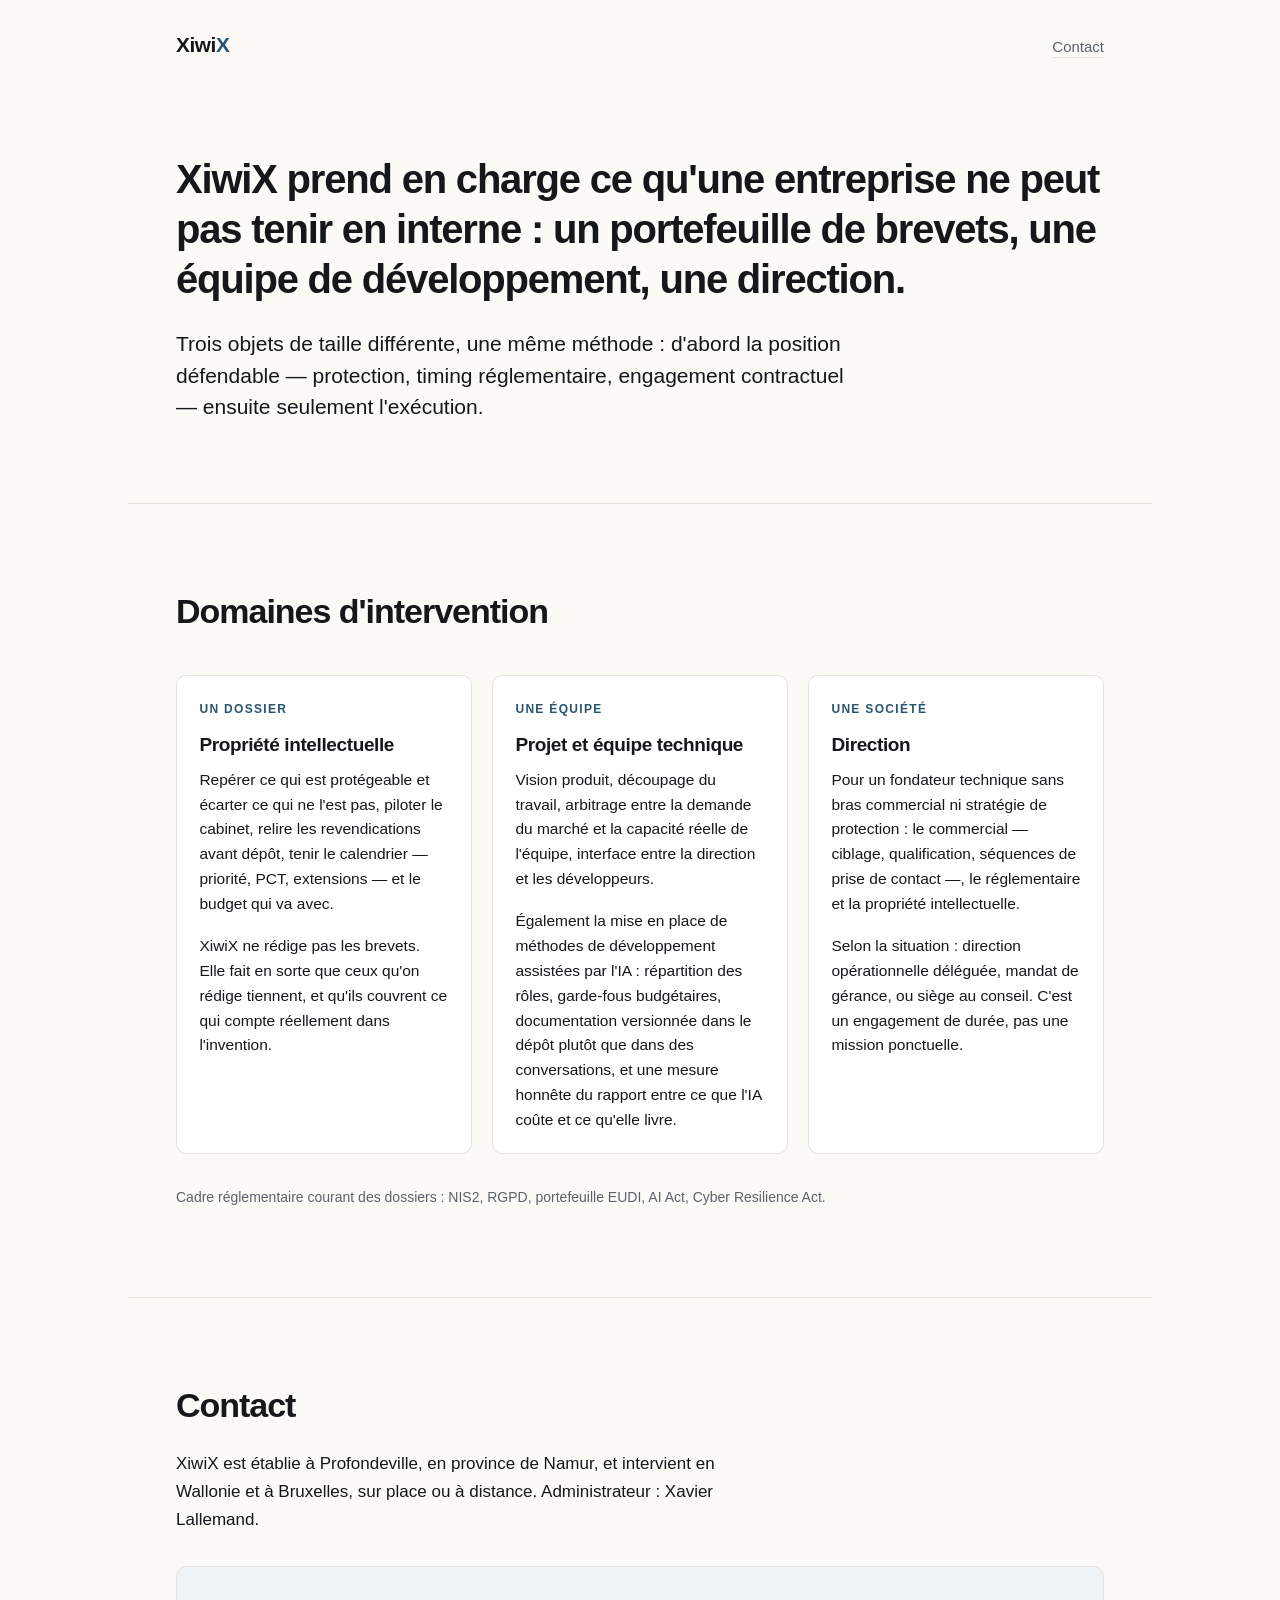
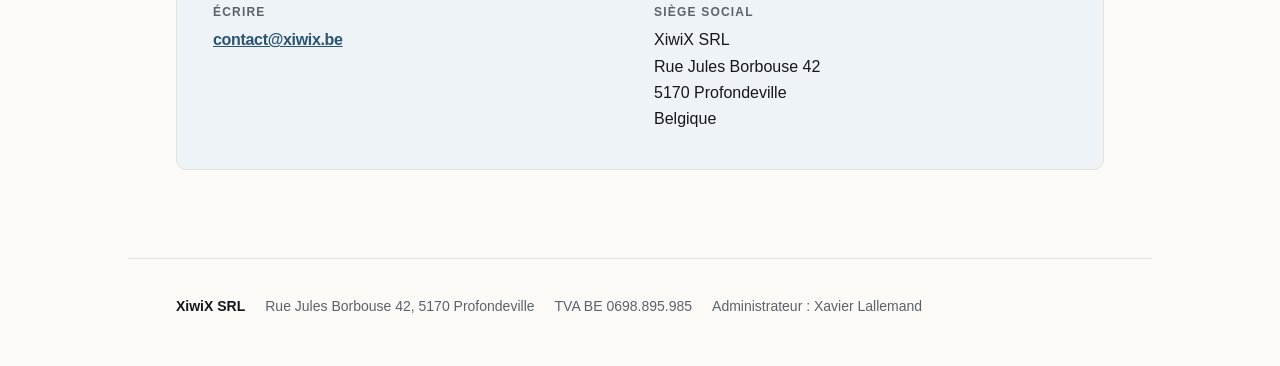
<file: index.html>
<!doctype html>
<html lang="fr">
<head>
<meta charset="utf-8">
<meta name="viewport" content="width=device-width, initial-scale=1">
<title>XiwiX SRL — propriété intellectuelle, projet et direction</title>
<meta name="description" content="XiwiX SRL, société belge établie à Profondeville. Propriété intellectuelle, pilotage de projet et d'équipe technique, direction de sociétés. Administrateur : Xavier Lallemand.">
<link rel="canonical" href="https://xiwix.be/">
<meta property="og:type" content="website">
<meta property="og:locale" content="fr_BE">
<meta property="og:site_name" content="XiwiX">
<meta property="og:title" content="XiwiX SRL — propriété intellectuelle, projet et direction">
<meta property="og:description" content="XiwiX prend en charge ce qu'une entreprise ne peut pas tenir en interne : un portefeuille de brevets, une équipe de développement, une direction.">
<meta property="og:url" content="https://xiwix.be/">
<meta name="theme-color" content="#2b5470" media="(prefers-color-scheme: light)">
<meta name="theme-color" content="#101215" media="(prefers-color-scheme: dark)">
<link rel="stylesheet" href="/assets/xiwix.css">
</head>
<body>

<header class="wrap topbar">
  <a class="wordmark" href="/">Xiwi<span>X</span></a>
  <nav><a href="#contact">Contact</a></nav>
</header>

<main>

  <section class="wrap hero">
    <h1>XiwiX prend en charge ce qu'une entreprise ne peut pas tenir en interne : un portefeuille de brevets, une équipe de développement, une direction.</h1>
    <p class="lede">Trois objets de taille différente, une même méthode : d'abord la position défendable — protection, timing réglementaire, engagement contractuel — ensuite seulement l'exécution.</p>
  </section>

  <section class="wrap">
    <h2>Domaines d'intervention</h2>

    <div class="offers">

      <article class="offer">
        <p class="eyebrow">Un dossier</p>
        <h3>Propriété intellectuelle</h3>
        <p>Repérer ce qui est protégeable et écarter ce qui ne l'est pas, piloter le cabinet, relire les revendications avant dépôt, tenir le calendrier — priorité, PCT, extensions — et le budget qui va avec.</p>
        <p>XiwiX ne rédige pas les brevets. Elle fait en sorte que ceux qu'on rédige tiennent, et qu'ils couvrent ce qui compte réellement dans l'invention.</p>
      </article>

      <article class="offer">
        <p class="eyebrow">Une équipe</p>
        <h3>Projet et équipe technique</h3>
        <p>Vision produit, découpage du travail, arbitrage entre la demande du marché et la capacité réelle de l'équipe, interface entre la direction et les développeurs.</p>
        <p>Également la mise en place de méthodes de développement assistées par l'IA : répartition des rôles, garde-fous budgétaires, documentation versionnée dans le dépôt plutôt que dans des conversations, et une mesure honnête du rapport entre ce que l'IA coûte et ce qu'elle livre.</p>
      </article>

      <article class="offer">
        <p class="eyebrow">Une société</p>
        <h3>Direction</h3>
        <p>Pour un fondateur technique sans bras commercial ni stratégie de protection : le commercial — ciblage, qualification, séquences de prise de contact —, le réglementaire et la propriété intellectuelle.</p>
        <p>Selon la situation : direction opérationnelle déléguée, mandat de gérance, ou siège au conseil. C'est un engagement de durée, pas une mission ponctuelle.</p>
      </article>

    </div>

    <p class="note">Cadre réglementaire courant des dossiers : NIS2, RGPD, portefeuille EUDI, AI Act, Cyber Resilience Act.</p>
  </section>

  <section class="wrap" id="contact">
    <h2>Contact</h2>
    <div class="measure">
      <p>XiwiX est établie à Profondeville, en province de Namur, et intervient en Wallonie et à Bruxelles, sur place ou à distance. Administrateur : Xavier Lallemand.</p>
    </div>

    <div class="contact-card">
      <dl>
        <dt>Écrire</dt>
        <dd class="mail"><a href="mailto:contact@xiwix.be">contact@xiwix.be</a></dd>
      </dl>
      <dl>
        <dt>Siège social</dt>
        <dd>XiwiX SRL<br>Rue Jules Borbouse 42<br>5170 Profondeville<br>Belgique</dd>
      </dl>
    </div>
  </section>

</main>

<footer class="wrap">
  <p class="legal">
    <strong>XiwiX SRL</strong>
    <span>Rue Jules Borbouse 42, 5170 Profondeville</span>
    <span>TVA BE 0698.895.985</span>
    <span>Administrateur : Xavier Lallemand</span>
  </p>
</footer>

</body>
</html>
</file>
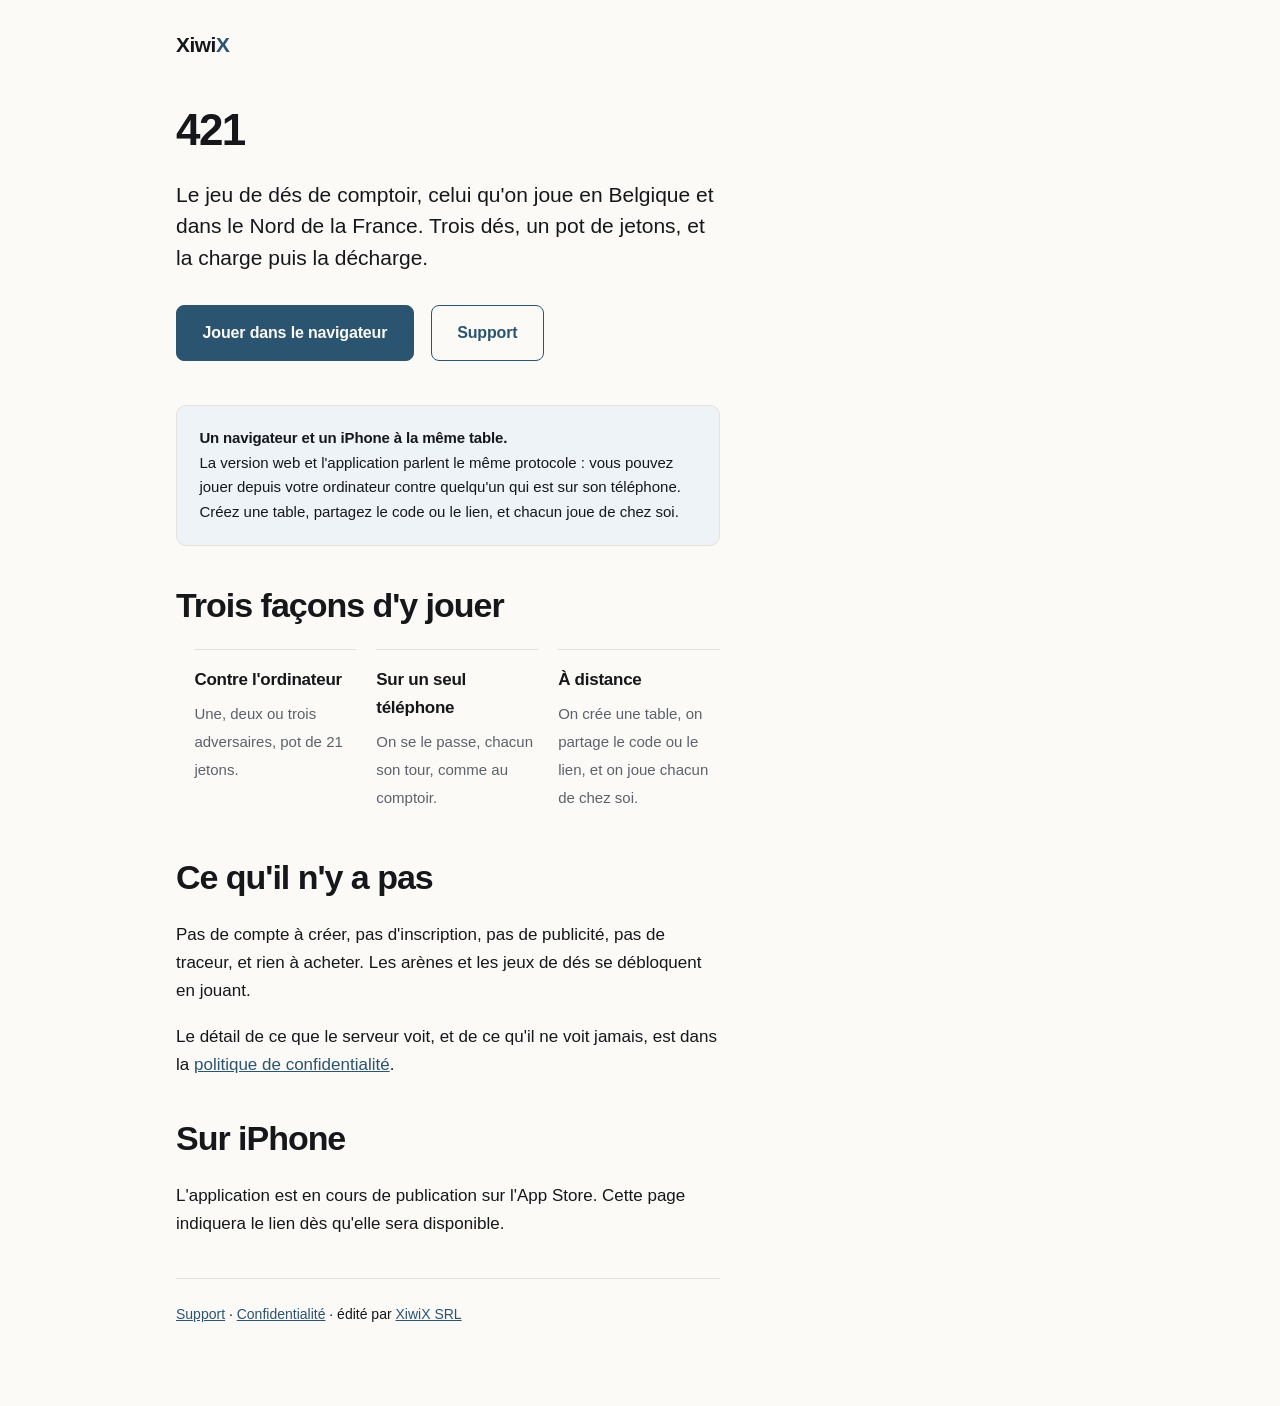
<file: 421/index.html>
<!doctype html>
<html lang="fr">
<head>
<meta charset="utf-8">
<meta name="viewport" content="width=device-width, initial-scale=1">
<title>421 — le jeu de dés de comptoir | XiwiX</title>
<meta name="description" content="421, le jeu de dés de comptoir, jouable dans le navigateur et sur iPhone. Solo contre l'IA, à plusieurs sur un téléphone, ou à distance entre amis. Gratuit, sans compte, sans publicité.">
<meta name="robots" content="noindex, follow">
<link rel="canonical" href="https://xiwix.be/421/">
<meta name="theme-color" content="#2b5470" media="(prefers-color-scheme: light)">
<meta name="theme-color" content="#101215" media="(prefers-color-scheme: dark)">
<link rel="stylesheet" href="/assets/xiwix.css">
</head>
<body>

<header class="wrap topbar">
  <a class="wordmark" href="/">Xiwi<span>X</span></a>
</header>

<main class="wrap page">
  <div class="doc measure">

    <h1 class="page-title">421</h1>

    <p class="lede">Le jeu de dés de comptoir, celui qu'on joue en Belgique et dans le Nord de la France. Trois dés, un pot de jetons, et la charge puis la décharge.</p>

    <p style="margin-top:2rem">
      <a class="cta cta-primary" href="/421/jouer/">Jouer dans le navigateur</a>
      <a class="cta cta-secondary" href="/421/support/">Support</a>
    </p>

    <div class="callout">
      <strong>Un navigateur et un iPhone à la même table.</strong><br>
      La version web et l'application parlent le même protocole&nbsp;: vous pouvez jouer depuis votre ordinateur contre quelqu'un qui est sur son téléphone. Créez une table, partagez le code ou le lien, et chacun joue de chez soi.
    </div>

    <h2>Trois façons d'y jouer</h2>
    <ul class="modes">
      <li><strong>Contre l'ordinateur</strong><span>Une, deux ou trois adversaires, pot de 21 jetons.</span></li>
      <li><strong>Sur un seul téléphone</strong><span>On se le passe, chacun son tour, comme au comptoir.</span></li>
      <li><strong>À distance</strong><span>On crée une table, on partage le code ou le lien, et on joue chacun de chez soi.</span></li>
    </ul>

    <h2>Ce qu'il n'y a pas</h2>
    <p>Pas de compte à créer, pas d'inscription, pas de publicité, pas de traceur, et rien à acheter. Les arènes et les jeux de dés se débloquent en jouant.</p>
    <p>Le détail de ce que le serveur voit, et de ce qu'il ne voit jamais, est dans la <a href="/421/confidentialite/">politique de confidentialité</a>.</p>

    <h2>Sur iPhone</h2>
    <p>L'application est en cours de publication sur l'App&nbsp;Store. Cette page indiquera le lien dès qu'elle sera disponible.</p>

    <hr>
    <p class="backlink"><a href="/421/support/">Support</a> · <a href="/421/confidentialite/">Confidentialité</a> · édité par <a href="/">XiwiX SRL</a></p>

  </div>
</main>

</body>
</html>
</file>
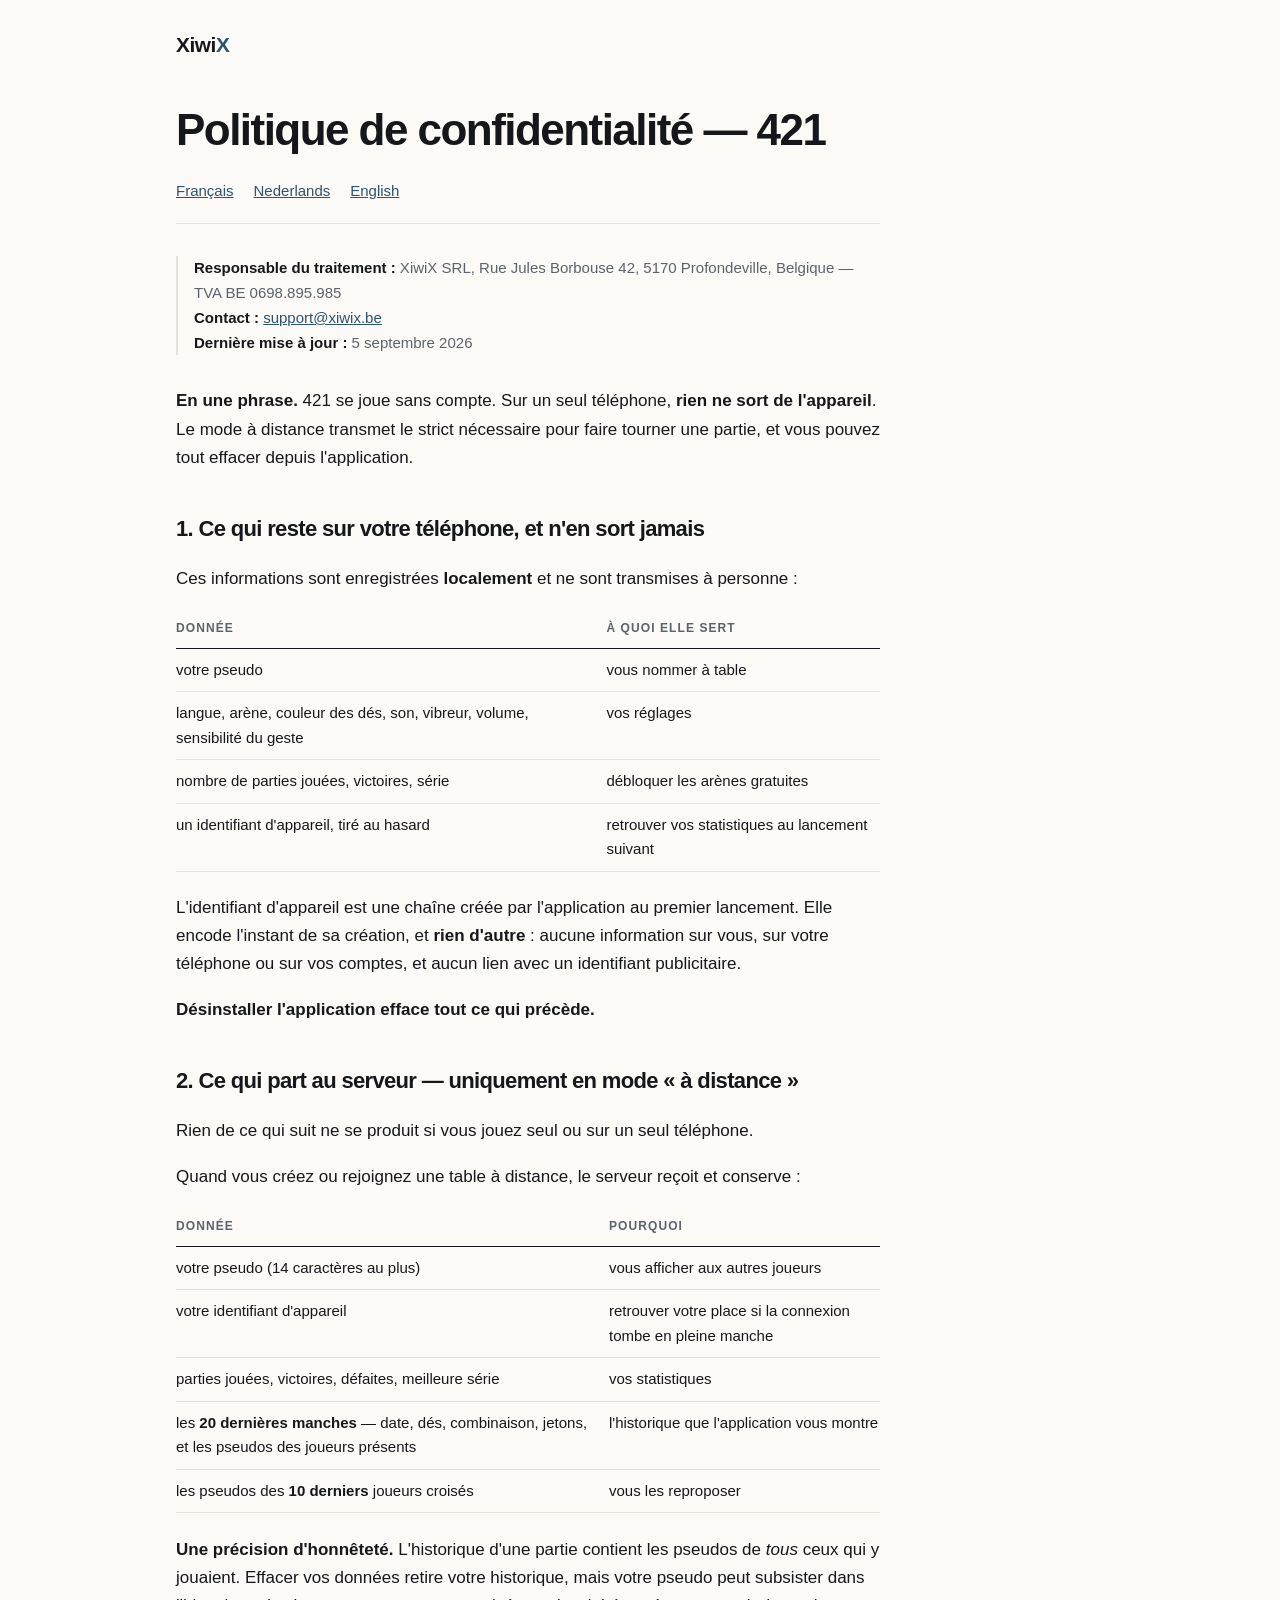
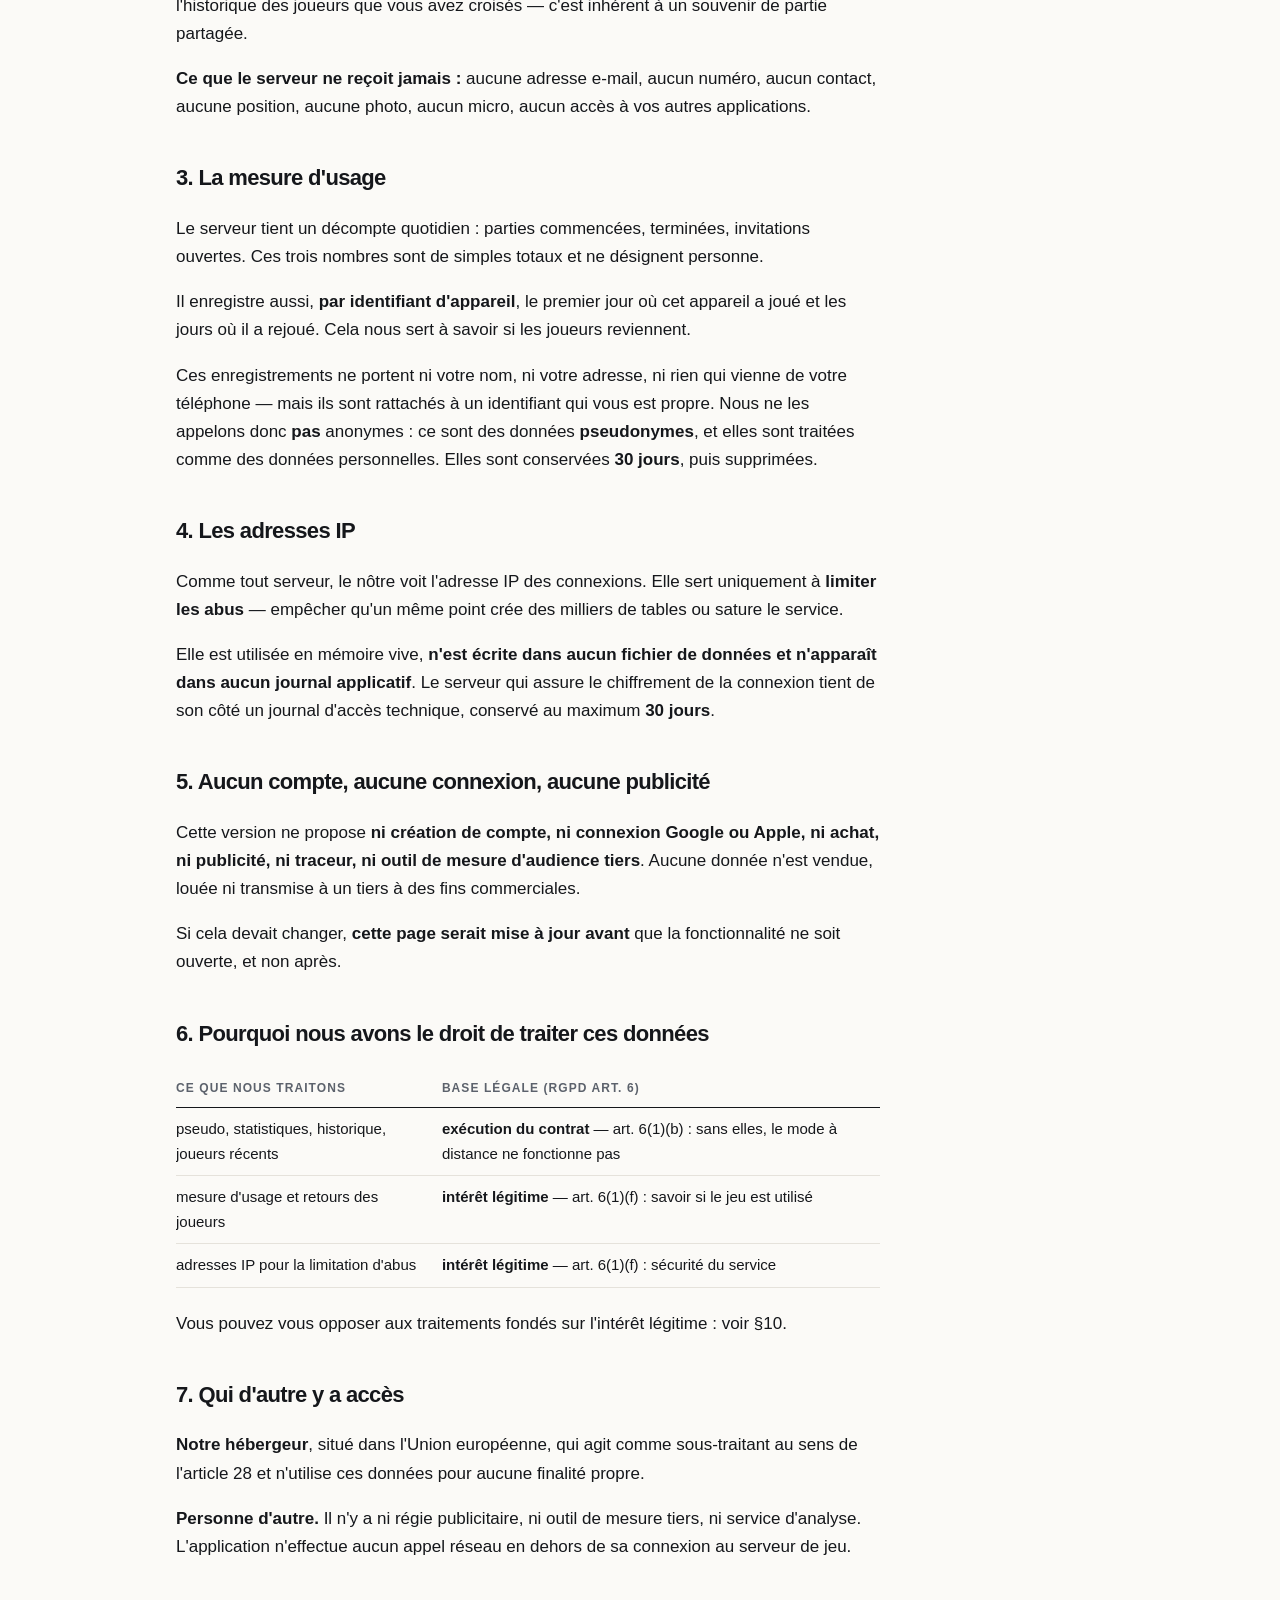
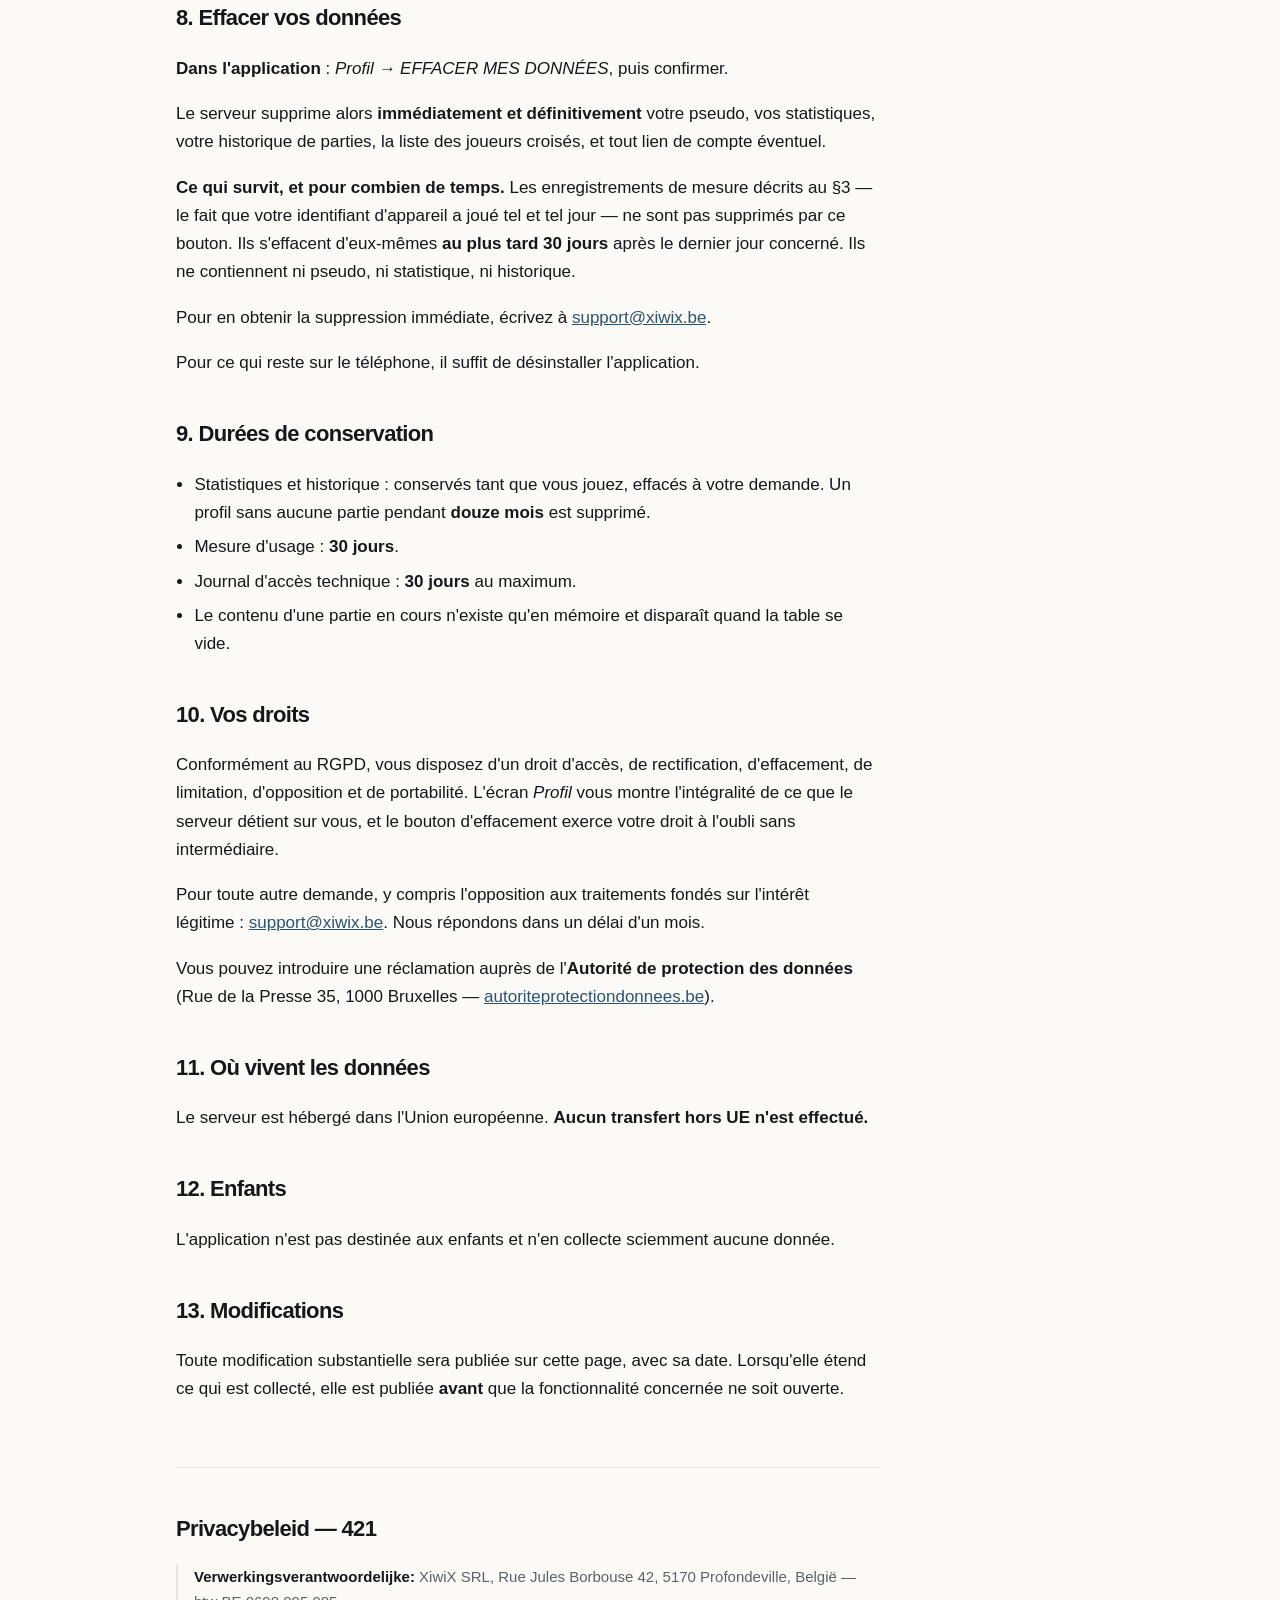
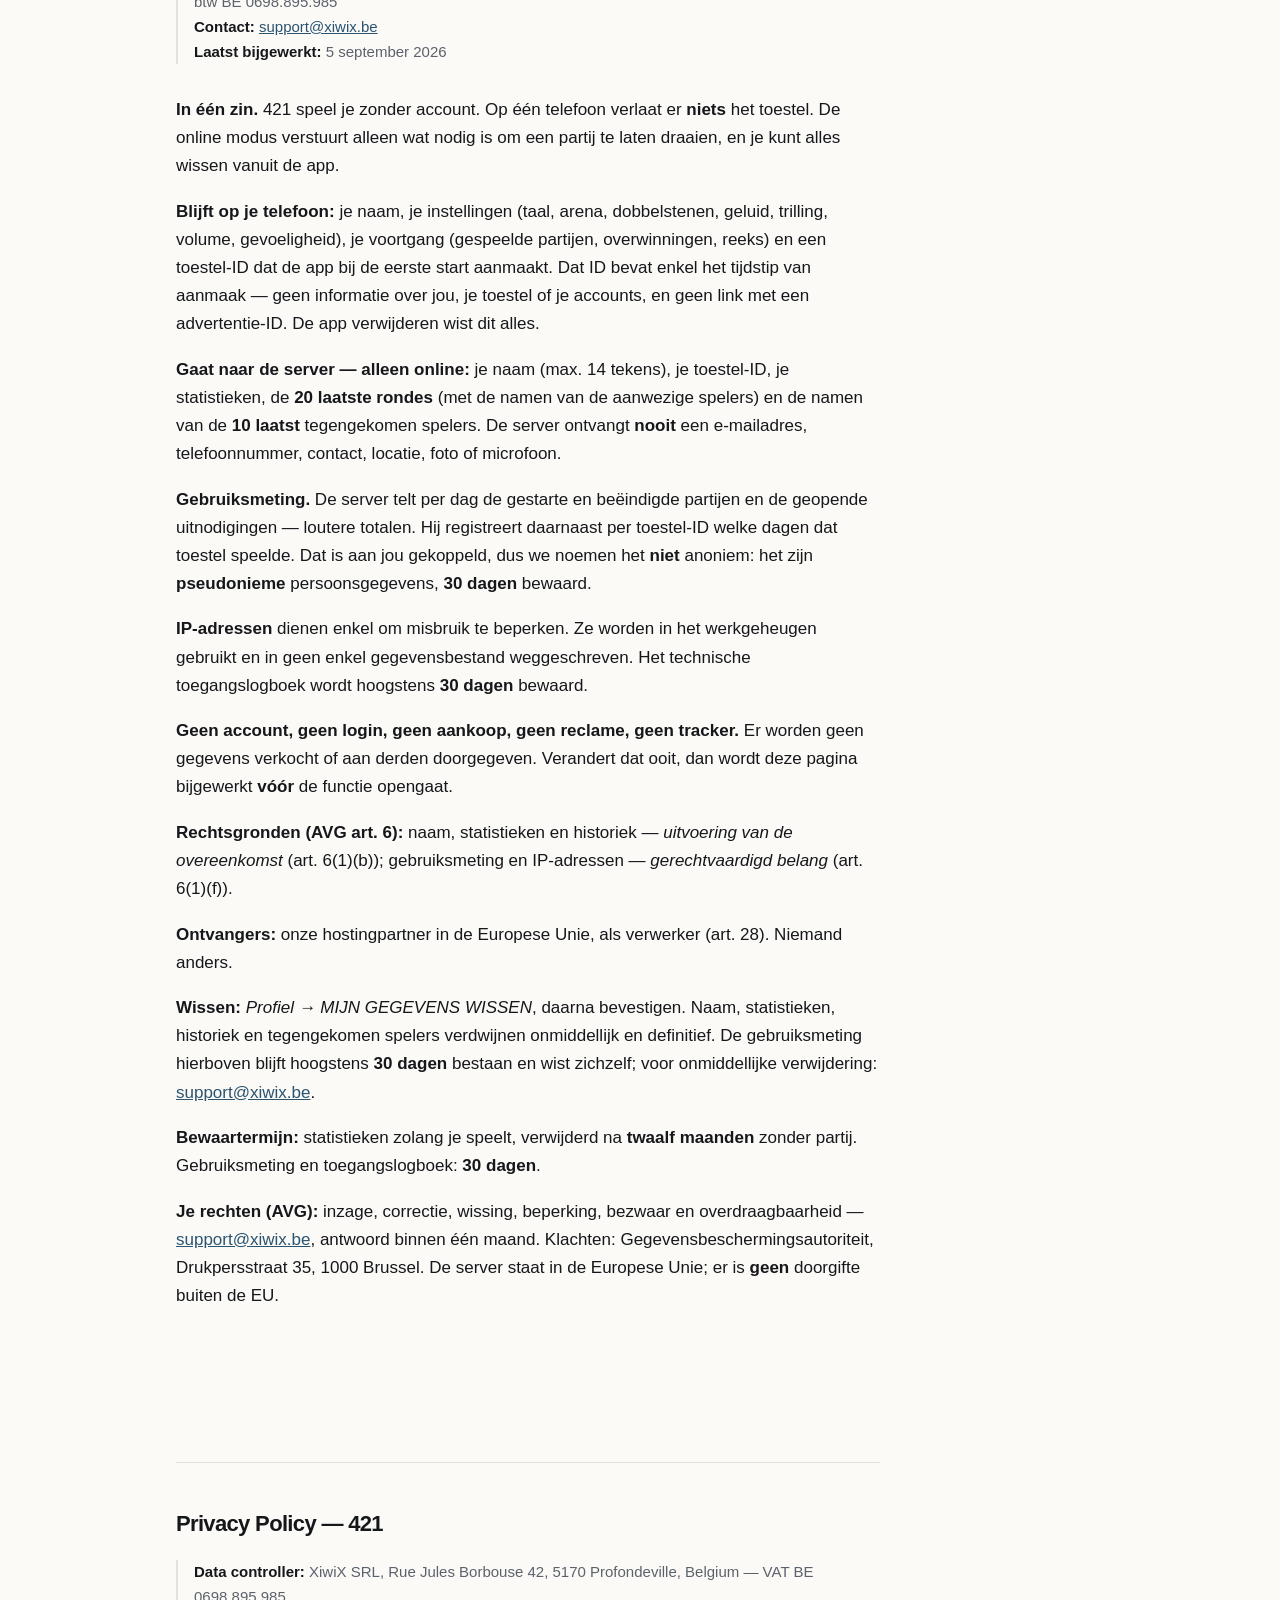
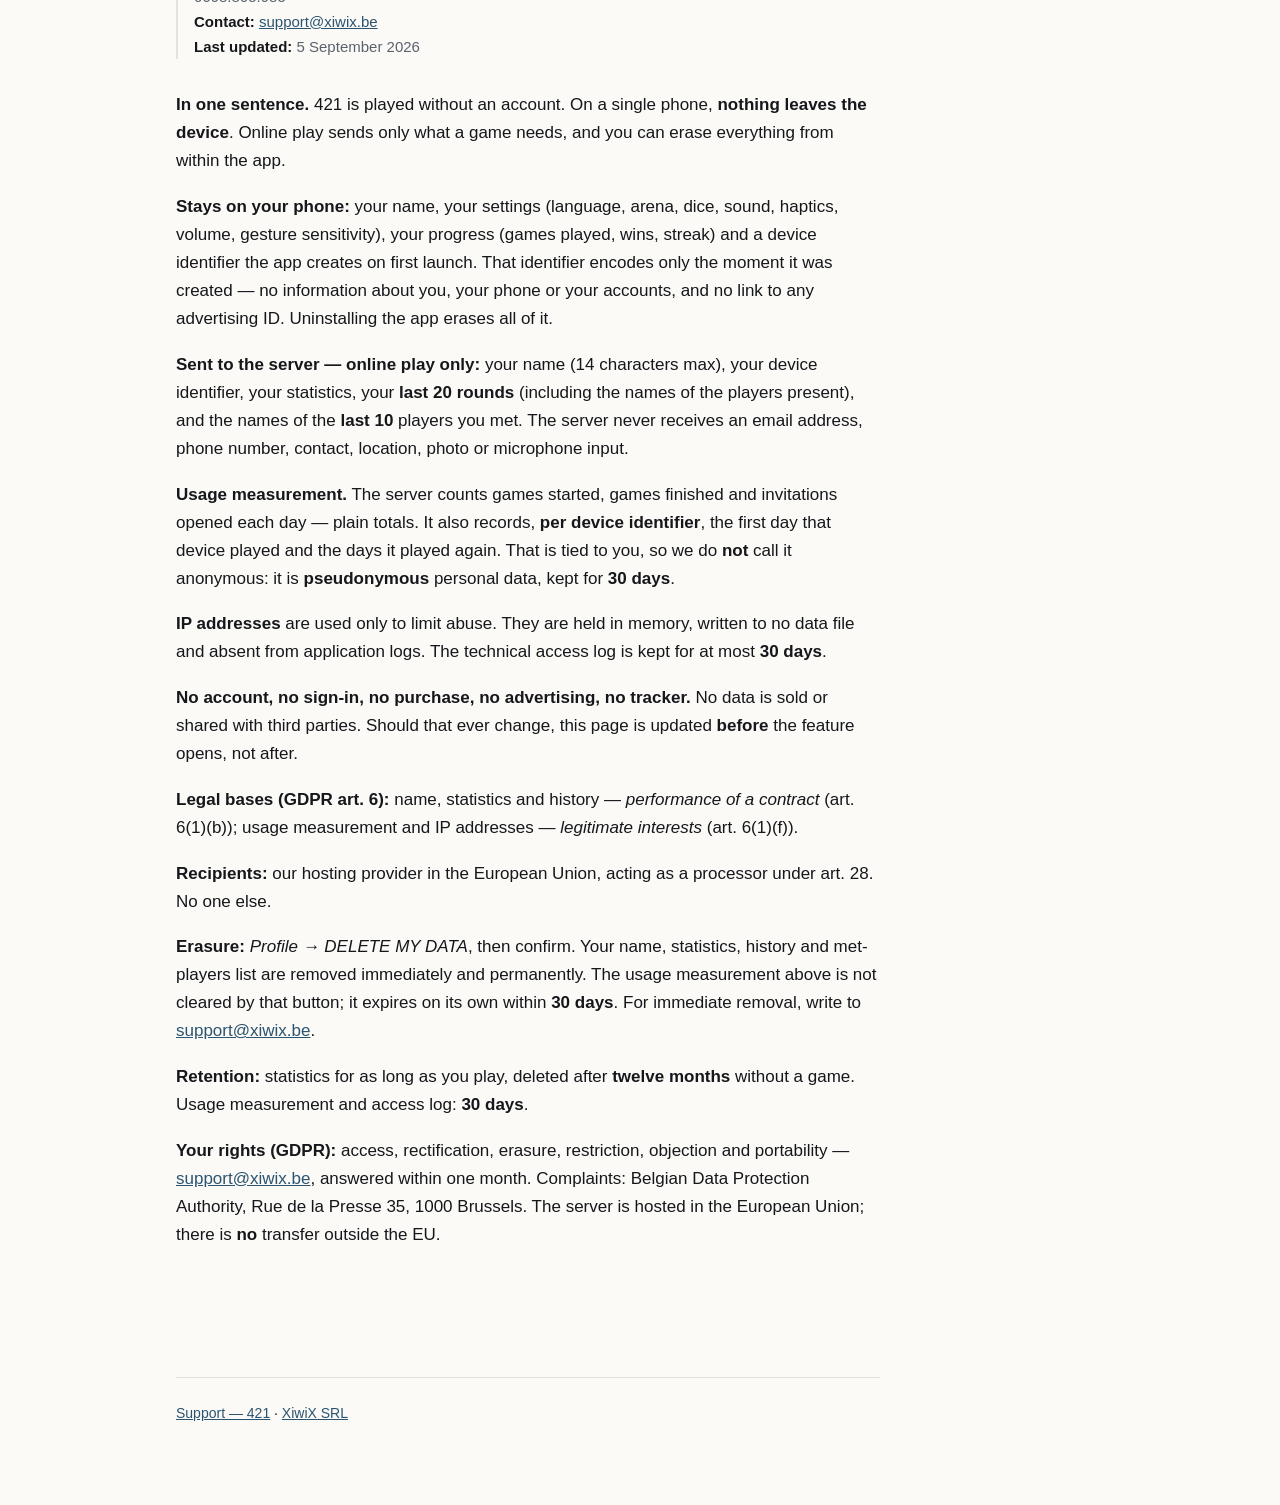
<file: 421/confidentialite/index.html>
<!doctype html>
<html lang="fr">
<head>
<meta charset="utf-8">
<meta name="viewport" content="width=device-width, initial-scale=1">
<title>Politique de confidentialité — 421 | XiwiX</title>
<meta name="description" content="Politique de confidentialité de l'application 421, éditée par XiwiX SRL. Écrite à partir de l'inventaire réel du code. Français, Nederlands, English.">
<meta name="robots" content="noindex, follow">
<link rel="canonical" href="https://xiwix.be/421/confidentialite/">
<meta name="theme-color" content="#2b5470" media="(prefers-color-scheme: light)">
<meta name="theme-color" content="#101215" media="(prefers-color-scheme: dark)">
<link rel="stylesheet" href="/assets/xiwix.css">
</head>
<body>

<header class="wrap topbar">
  <a class="wordmark" href="/">Xiwi<span>X</span></a>
</header>

<main class="wrap page">
  <div class="doc doc-legal">

    <h1 class="page-title">Politique de confidentialité — 421</h1>

    <p class="langbar">
      <a href="#fr" hreflang="fr">Français</a>
      <a href="#nl" hreflang="nl">Nederlands</a>
      <a href="#en" hreflang="en">English</a>
    </p>

    <div id="fr">

      <p class="meta">
        <strong>Responsable du traitement :</strong> XiwiX SRL, Rue Jules Borbouse 42, 5170 Profondeville, Belgique — TVA BE 0698.895.985<br>
        <strong>Contact :</strong> <a href="mailto:support@xiwix.be">support@xiwix.be</a><br>
        <strong>Dernière mise à jour :</strong> 5 septembre 2026
      </p>

      <p><strong>En une phrase.</strong> 421 se joue sans compte. Sur un seul téléphone, <strong>rien ne sort de l'appareil</strong>. Le mode à distance transmet le strict nécessaire pour faire tourner une partie, et vous pouvez tout effacer depuis l'application.</p>

      <h2>1. Ce qui reste sur votre téléphone, et n'en sort jamais</h2>
      <p>Ces informations sont enregistrées <strong>localement</strong> et ne sont transmises à personne&nbsp;:</p>
      <div class="table-scroll"><table>
        <thead><tr><th>Donnée</th><th>À quoi elle sert</th></tr></thead>
        <tbody>
          <tr><td>votre pseudo</td><td>vous nommer à table</td></tr>
          <tr><td>langue, arène, couleur des dés, son, vibreur, volume, sensibilité du geste</td><td>vos réglages</td></tr>
          <tr><td>nombre de parties jouées, victoires, série</td><td>débloquer les arènes gratuites</td></tr>
          <tr><td>un identifiant d'appareil, tiré au hasard</td><td>retrouver vos statistiques au lancement suivant</td></tr>
        </tbody>
      </table></div>
      <p>L'identifiant d'appareil est une chaîne créée par l'application au premier lancement. Elle encode l'instant de sa création, et <strong>rien d'autre</strong>&nbsp;: aucune information sur vous, sur votre téléphone ou sur vos comptes, et aucun lien avec un identifiant publicitaire.</p>
      <p><strong>Désinstaller l'application efface tout ce qui précède.</strong></p>

      <h2>2. Ce qui part au serveur — uniquement en mode «&nbsp;à distance&nbsp;»</h2>
      <p>Rien de ce qui suit ne se produit si vous jouez seul ou sur un seul téléphone.</p>
      <p>Quand vous créez ou rejoignez une table à distance, le serveur reçoit et conserve&nbsp;:</p>
      <div class="table-scroll"><table>
        <thead><tr><th>Donnée</th><th>Pourquoi</th></tr></thead>
        <tbody>
          <tr><td>votre pseudo (14 caractères au plus)</td><td>vous afficher aux autres joueurs</td></tr>
          <tr><td>votre identifiant d'appareil</td><td>retrouver votre place si la connexion tombe en pleine manche</td></tr>
          <tr><td>parties jouées, victoires, défaites, meilleure série</td><td>vos statistiques</td></tr>
          <tr><td>les <strong>20 dernières manches</strong> — date, dés, combinaison, jetons, et les pseudos des joueurs présents</td><td>l'historique que l'application vous montre</td></tr>
          <tr><td>les pseudos des <strong>10 derniers</strong> joueurs croisés</td><td>vous les reproposer</td></tr>
        </tbody>
      </table></div>
      <p><strong>Une précision d'honnêteté.</strong> L'historique d'une partie contient les pseudos de <em>tous</em> ceux qui y jouaient. Effacer vos données retire votre historique, mais votre pseudo peut subsister dans l'historique des joueurs que vous avez croisés — c'est inhérent à un souvenir de partie partagée.</p>
      <p><strong>Ce que le serveur ne reçoit jamais&nbsp;:</strong> aucune adresse e-mail, aucun numéro, aucun contact, aucune position, aucune photo, aucun micro, aucun accès à vos autres applications.</p>

      <h2>3. La mesure d'usage</h2>
      <p>Le serveur tient un décompte quotidien&nbsp;: parties commencées, terminées, invitations ouvertes. Ces trois nombres sont de simples totaux et ne désignent personne.</p>
      <p>Il enregistre aussi, <strong>par identifiant d'appareil</strong>, le premier jour où cet appareil a joué et les jours où il a rejoué. Cela nous sert à savoir si les joueurs reviennent.</p>
      <p>Ces enregistrements ne portent ni votre nom, ni votre adresse, ni rien qui vienne de votre téléphone — mais ils sont rattachés à un identifiant qui vous est propre. Nous ne les appelons donc <strong>pas</strong> anonymes&nbsp;: ce sont des données <strong>pseudonymes</strong>, et elles sont traitées comme des données personnelles. Elles sont conservées <strong>30 jours</strong>, puis supprimées.</p>

      <h2>4. Les adresses IP</h2>
      <p>Comme tout serveur, le nôtre voit l'adresse IP des connexions. Elle sert uniquement à <strong>limiter les abus</strong> — empêcher qu'un même point crée des milliers de tables ou sature le service.</p>
      <p>Elle est utilisée en mémoire vive, <strong>n'est écrite dans aucun fichier de données et n'apparaît dans aucun journal applicatif</strong>. Le serveur qui assure le chiffrement de la connexion tient de son côté un journal d'accès technique, conservé au maximum <strong>30 jours</strong>.</p>

      <h2>5. Aucun compte, aucune connexion, aucune publicité</h2>
      <p>Cette version ne propose <strong>ni création de compte, ni connexion Google ou Apple, ni achat, ni publicité, ni traceur, ni outil de mesure d'audience tiers</strong>. Aucune donnée n'est vendue, louée ni transmise à un tiers à des fins commerciales.</p>
      <p>Si cela devait changer, <strong>cette page serait mise à jour avant</strong> que la fonctionnalité ne soit ouverte, et non après.</p>

      <h2>6. Pourquoi nous avons le droit de traiter ces données</h2>
      <div class="table-scroll"><table>
        <thead><tr><th>Ce que nous traitons</th><th>Base légale (RGPD art. 6)</th></tr></thead>
        <tbody>
          <tr><td>pseudo, statistiques, historique, joueurs récents</td><td><strong>exécution du contrat</strong> — art. 6(1)(b)&nbsp;: sans elles, le mode à distance ne fonctionne pas</td></tr>
          <tr><td>mesure d'usage et retours des joueurs</td><td><strong>intérêt légitime</strong> — art. 6(1)(f)&nbsp;: savoir si le jeu est utilisé</td></tr>
          <tr><td>adresses IP pour la limitation d'abus</td><td><strong>intérêt légitime</strong> — art. 6(1)(f)&nbsp;: sécurité du service</td></tr>
        </tbody>
      </table></div>
      <p>Vous pouvez vous opposer aux traitements fondés sur l'intérêt légitime&nbsp;: voir §10.</p>

      <h2>7. Qui d'autre y a accès</h2>
      <p><strong>Notre hébergeur</strong>, situé dans l'Union européenne, qui agit comme sous-traitant au sens de l'article 28 et n'utilise ces données pour aucune finalité propre.</p>
      <p><strong>Personne d'autre.</strong> Il n'y a ni régie publicitaire, ni outil de mesure tiers, ni service d'analyse. L'application n'effectue aucun appel réseau en dehors de sa connexion au serveur de jeu.</p>

      <h2>8. Effacer vos données</h2>
      <p><strong>Dans l'application</strong>&nbsp;: <em>Profil → EFFACER MES DONNÉES</em>, puis confirmer.</p>
      <p>Le serveur supprime alors <strong>immédiatement et définitivement</strong> votre pseudo, vos statistiques, votre historique de parties, la liste des joueurs croisés, et tout lien de compte éventuel.</p>
      <p><strong>Ce qui survit, et pour combien de temps.</strong> Les enregistrements de mesure décrits au §3 — le fait que votre identifiant d'appareil a joué tel et tel jour — ne sont pas supprimés par ce bouton. Ils s'effacent d'eux-mêmes <strong>au plus tard 30 jours</strong> après le dernier jour concerné. Ils ne contiennent ni pseudo, ni statistique, ni historique.</p>
      <p>Pour en obtenir la suppression immédiate, écrivez à <a href="mailto:support@xiwix.be">support@xiwix.be</a>.</p>
      <p>Pour ce qui reste sur le téléphone, il suffit de désinstaller l'application.</p>

      <h2>9. Durées de conservation</h2>
      <ul>
        <li>Statistiques et historique&nbsp;: conservés tant que vous jouez, effacés à votre demande. Un profil sans aucune partie pendant <strong>douze mois</strong> est supprimé.</li>
        <li>Mesure d'usage&nbsp;: <strong>30 jours</strong>.</li>
        <li>Journal d'accès technique&nbsp;: <strong>30 jours</strong> au maximum.</li>
        <li>Le contenu d'une partie en cours n'existe qu'en mémoire et disparaît quand la table se vide.</li>
      </ul>

      <h2>10. Vos droits</h2>
      <p>Conformément au RGPD, vous disposez d'un droit d'accès, de rectification, d'effacement, de limitation, d'opposition et de portabilité. L'écran <em>Profil</em> vous montre l'intégralité de ce que le serveur détient sur vous, et le bouton d'effacement exerce votre droit à l'oubli sans intermédiaire.</p>
      <p>Pour toute autre demande, y compris l'opposition aux traitements fondés sur l'intérêt légitime&nbsp;: <a href="mailto:support@xiwix.be">support@xiwix.be</a>. Nous répondons dans un délai d'un mois.</p>
      <p>Vous pouvez introduire une réclamation auprès de l'<strong>Autorité de protection des données</strong> (Rue de la Presse 35, 1000 Bruxelles — <a href="https://www.autoriteprotectiondonnees.be" rel="noopener">autoriteprotectiondonnees.be</a>).</p>

      <h2>11. Où vivent les données</h2>
      <p>Le serveur est hébergé dans l'Union européenne. <strong>Aucun transfert hors UE n'est effectué.</strong></p>

      <h2>12. Enfants</h2>
      <p>L'application n'est pas destinée aux enfants et n'en collecte sciemment aucune donnée.</p>

      <h2>13. Modifications</h2>
      <p>Toute modification substantielle sera publiée sur cette page, avec sa date. Lorsqu'elle étend ce qui est collecté, elle est publiée <strong>avant</strong> que la fonctionnalité concernée ne soit ouverte.</p>

    </div>

    <section id="nl" class="lang-section" lang="nl">
      <h2 style="margin-top:0">Privacybeleid — 421</h2>
      <p class="meta">
        <strong>Verwerkingsverantwoordelijke:</strong> XiwiX SRL, Rue Jules Borbouse 42, 5170 Profondeville, België — btw BE 0698.895.985<br>
        <strong>Contact:</strong> <a href="mailto:support@xiwix.be">support@xiwix.be</a><br>
        <strong>Laatst bijgewerkt:</strong> 5 september 2026
      </p>
      <p><strong>In één zin.</strong> 421 speel je zonder account. Op één telefoon verlaat er <strong>niets</strong> het toestel. De online modus verstuurt alleen wat nodig is om een partij te laten draaien, en je kunt alles wissen vanuit de app.</p>
      <p><strong>Blijft op je telefoon:</strong> je naam, je instellingen (taal, arena, dobbelstenen, geluid, trilling, volume, gevoeligheid), je voortgang (gespeelde partijen, overwinningen, reeks) en een toestel-ID dat de app bij de eerste start aanmaakt. Dat ID bevat enkel het tijdstip van aanmaak — geen informatie over jou, je toestel of je accounts, en geen link met een advertentie-ID. De app verwijderen wist dit alles.</p>
      <p><strong>Gaat naar de server — alleen online:</strong> je naam (max. 14 tekens), je toestel-ID, je statistieken, de <strong>20 laatste rondes</strong> (met de namen van de aanwezige spelers) en de namen van de <strong>10 laatst</strong> tegengekomen spelers. De server ontvangt <strong>nooit</strong> een e-mailadres, telefoonnummer, contact, locatie, foto of microfoon.</p>
      <p><strong>Gebruiksmeting.</strong> De server telt per dag de gestarte en beëindigde partijen en de geopende uitnodigingen — loutere totalen. Hij registreert daarnaast per toestel-ID welke dagen dat toestel speelde. Dat is aan jou gekoppeld, dus we noemen het <strong>niet</strong> anoniem: het zijn <strong>pseudonieme</strong> persoonsgegevens, <strong>30 dagen</strong> bewaard.</p>
      <p><strong>IP-adressen</strong> dienen enkel om misbruik te beperken. Ze worden in het werkgeheugen gebruikt en in geen enkel gegevensbestand weggeschreven. Het technische toegangslogboek wordt hoogstens <strong>30 dagen</strong> bewaard.</p>
      <p><strong>Geen account, geen login, geen aankoop, geen reclame, geen tracker.</strong> Er worden geen gegevens verkocht of aan derden doorgegeven. Verandert dat ooit, dan wordt deze pagina bijgewerkt <strong>vóór</strong> de functie opengaat.</p>
      <p><strong>Rechtsgronden (AVG art. 6):</strong> naam, statistieken en historiek — <em>uitvoering van de overeenkomst</em> (art. 6(1)(b)); gebruiksmeting en IP-adressen — <em>gerechtvaardigd belang</em> (art. 6(1)(f)).</p>
      <p><strong>Ontvangers:</strong> onze hostingpartner in de Europese Unie, als verwerker (art. 28). Niemand anders.</p>
      <p><strong>Wissen:</strong> <em>Profiel → MIJN GEGEVENS WISSEN</em>, daarna bevestigen. Naam, statistieken, historiek en tegengekomen spelers verdwijnen onmiddellijk en definitief. De gebruiksmeting hierboven blijft hoogstens <strong>30 dagen</strong> bestaan en wist zichzelf; voor onmiddellijke verwijdering: <a href="mailto:support@xiwix.be">support@xiwix.be</a>.</p>
      <p><strong>Bewaartermijn:</strong> statistieken zolang je speelt, verwijderd na <strong>twaalf maanden</strong> zonder partij. Gebruiksmeting en toegangslogboek: <strong>30 dagen</strong>.</p>
      <p><strong>Je rechten (AVG):</strong> inzage, correctie, wissing, beperking, bezwaar en overdraagbaarheid — <a href="mailto:support@xiwix.be">support@xiwix.be</a>, antwoord binnen één maand. Klachten: Gegevensbeschermingsautoriteit, Drukpersstraat 35, 1000 Brussel. De server staat in de Europese Unie; er is <strong>geen</strong> doorgifte buiten de EU.</p>
    </section>

    <section id="en" class="lang-section" lang="en">
      <h2 style="margin-top:0">Privacy Policy — 421</h2>
      <p class="meta">
        <strong>Data controller:</strong> XiwiX SRL, Rue Jules Borbouse 42, 5170 Profondeville, Belgium — VAT BE 0698.895.985<br>
        <strong>Contact:</strong> <a href="mailto:support@xiwix.be">support@xiwix.be</a><br>
        <strong>Last updated:</strong> 5 September 2026
      </p>
      <p><strong>In one sentence.</strong> 421 is played without an account. On a single phone, <strong>nothing leaves the device</strong>. Online play sends only what a game needs, and you can erase everything from within the app.</p>
      <p><strong>Stays on your phone:</strong> your name, your settings (language, arena, dice, sound, haptics, volume, gesture sensitivity), your progress (games played, wins, streak) and a device identifier the app creates on first launch. That identifier encodes only the moment it was created — no information about you, your phone or your accounts, and no link to any advertising ID. Uninstalling the app erases all of it.</p>
      <p><strong>Sent to the server — online play only:</strong> your name (14 characters max), your device identifier, your statistics, your <strong>last 20 rounds</strong> (including the names of the players present), and the names of the <strong>last 10</strong> players you met. The server never receives an email address, phone number, contact, location, photo or microphone input.</p>
      <p><strong>Usage measurement.</strong> The server counts games started, games finished and invitations opened each day — plain totals. It also records, <strong>per device identifier</strong>, the first day that device played and the days it played again. That is tied to you, so we do <strong>not</strong> call it anonymous: it is <strong>pseudonymous</strong> personal data, kept for <strong>30 days</strong>.</p>
      <p><strong>IP addresses</strong> are used only to limit abuse. They are held in memory, written to no data file and absent from application logs. The technical access log is kept for at most <strong>30 days</strong>.</p>
      <p><strong>No account, no sign-in, no purchase, no advertising, no tracker.</strong> No data is sold or shared with third parties. Should that ever change, this page is updated <strong>before</strong> the feature opens, not after.</p>
      <p><strong>Legal bases (GDPR art. 6):</strong> name, statistics and history — <em>performance of a contract</em> (art. 6(1)(b)); usage measurement and IP addresses — <em>legitimate interests</em> (art. 6(1)(f)).</p>
      <p><strong>Recipients:</strong> our hosting provider in the European Union, acting as a processor under art. 28. No one else.</p>
      <p><strong>Erasure:</strong> <em>Profile → DELETE MY DATA</em>, then confirm. Your name, statistics, history and met-players list are removed immediately and permanently. The usage measurement above is not cleared by that button; it expires on its own within <strong>30 days</strong>. For immediate removal, write to <a href="mailto:support@xiwix.be">support@xiwix.be</a>.</p>
      <p><strong>Retention:</strong> statistics for as long as you play, deleted after <strong>twelve months</strong> without a game. Usage measurement and access log: <strong>30 days</strong>.</p>
      <p><strong>Your rights (GDPR):</strong> access, rectification, erasure, restriction, objection and portability — <a href="mailto:support@xiwix.be">support@xiwix.be</a>, answered within one month. Complaints: Belgian Data Protection Authority, Rue de la Presse 35, 1000 Brussels. The server is hosted in the European Union; there is <strong>no</strong> transfer outside the EU.</p>
    </section>

    <hr>
    <p class="backlink"><a href="/421/support/">Support — 421</a> · <a href="/">XiwiX SRL</a></p>

  </div>
</main>

</body>
</html>
</file>
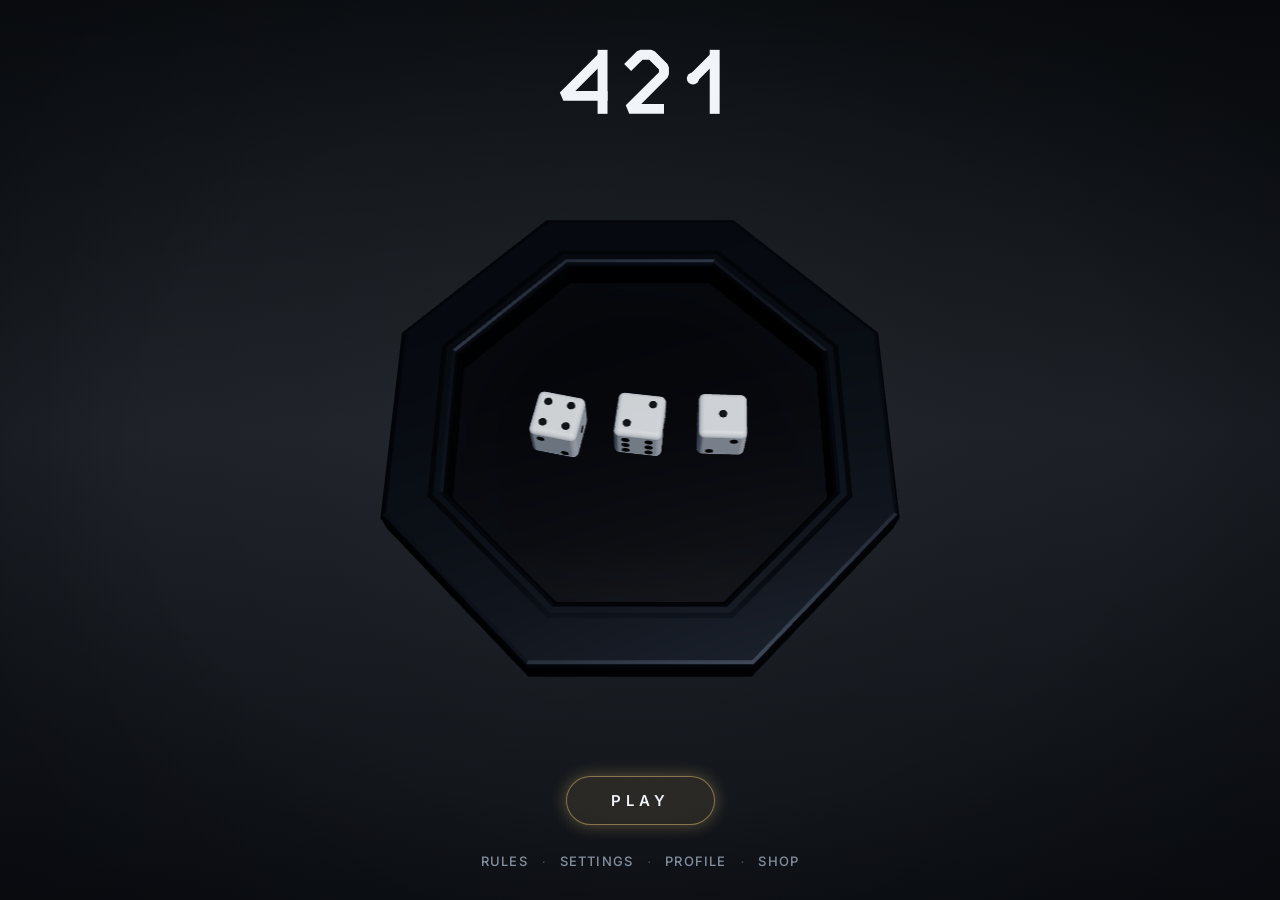
<file: 421/jouer/index.html>
<!DOCTYPE html>
<html lang="fr">
  <head>
    <meta charset="utf-8" />
    <meta httpEquiv="X-UA-Compatible" content="IE=edge" />
    <!-- `viewport-fit=cover` : sans lui, iOS réserve des bandes aux encoches
         et à la barre de geste, et le plateau ne va pas jusqu'au bord. -->
    <meta
      name="viewport"
      content="width=device-width, initial-scale=1, shrink-to-fit=no, viewport-fit=cover"
    />
    <!-- Teinte la barre d'outils de Safari : sans elle, un bandeau clair
         surmonte un jeu entièrement sombre. -->
    <meta name="theme-color" content="#07090D" />
    <title>421</title>

    <style id="expo-reset">
      /* Modèle repris du défaut d'Expo, avec trois corrections pour mobile.
         Le fichier généré étant réécrit à chaque export, les corriger ici est
         le seul moyen qu'elles survivent. */

      html,
      body {
        height: 100%;
        /* ⚠️ LA BANDE BLANCHE. `100%` se mesure sur une hauteur figée : quand
           Safari rétracte sa barre d'URL, le document reste court et le fond
           du body apparaît sous le jeu. `dvh` suit la hauteur RÉELLE, barre
           comprise. Déclaré après `100%`, il ne casse rien là où il manque. */
        height: 100dvh;
        margin: 0;
        /* Le body n'avait AUCUNE couleur : le blanc visible était le sien,
           pas celui du jeu. */
        background-color: #07090D;
      }

      body {
        overflow: hidden;
        /* Supprime le rebond élastique, qui découvrait la même bande en haut
           comme en bas dès qu'on tirait sur le plateau. */
        overscroll-behavior: none;
        -webkit-tap-highlight-color: transparent;
      }

      /* Les contrôles natifs (sélecteurs, champs) suivent le thème sombre. */
      :root {
        color-scheme: dark;
      }

      #root {
        display: flex;
        height: 100%;
        flex: 1;
      }
    </style>
  <link rel="icon" href="/421/jouer/favicon.ico"/></head>

  <body>
    <noscript>Ce jeu a besoin de JavaScript pour fonctionner.</noscript>
    <div id="root"></div>
  <script src="/421/jouer/_expo/static/js/web/index-4cb0b95b1579d17fb422346ace97f157.js" defer></script>
</body>
</html>
</file>
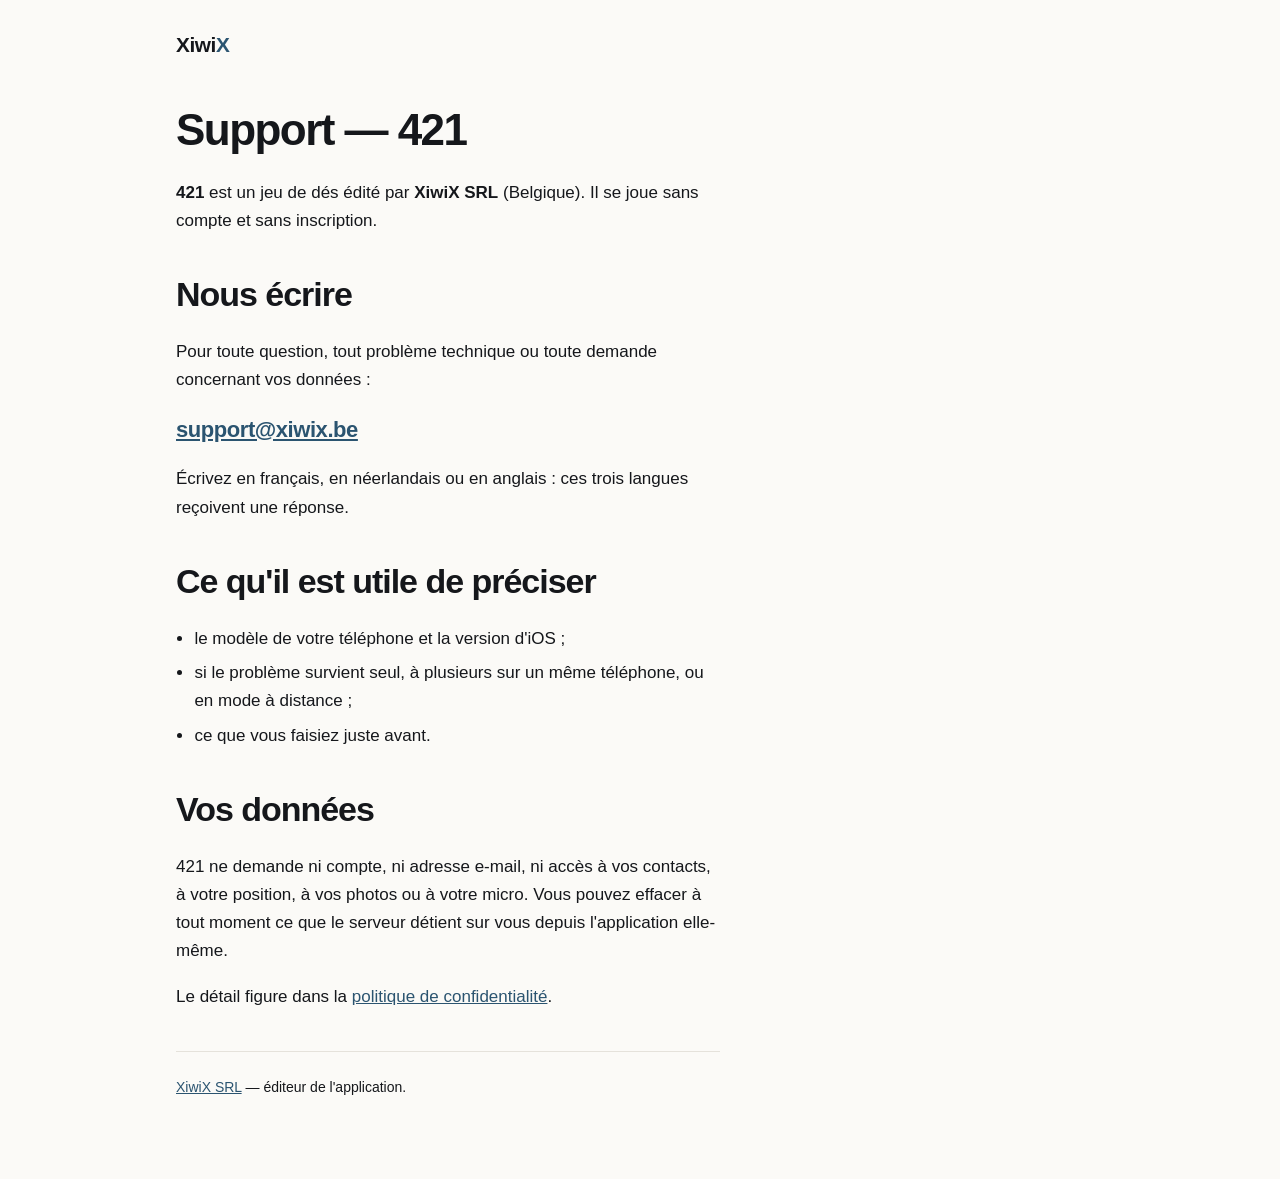
<file: 421/support/index.html>
<!doctype html>
<html lang="fr">
<head>
<meta charset="utf-8">
<meta name="viewport" content="width=device-width, initial-scale=1">
<title>Support — 421 | XiwiX</title>
<meta name="description" content="Assistance pour l'application 421, éditée par XiwiX SRL. Contact, langues disponibles et informations sur les données.">
<meta name="robots" content="noindex, follow">
<link rel="canonical" href="https://xiwix.be/421/support/">
<meta name="theme-color" content="#2b5470" media="(prefers-color-scheme: light)">
<meta name="theme-color" content="#101215" media="(prefers-color-scheme: dark)">
<link rel="stylesheet" href="/assets/xiwix.css">
</head>
<body>

<header class="wrap topbar">
  <a class="wordmark" href="/">Xiwi<span>X</span></a>
</header>

<main class="wrap page">
  <div class="doc measure">

    <h1 class="page-title">Support — 421</h1>

    <p><strong>421</strong> est un jeu de dés édité par <strong>XiwiX SRL</strong> (Belgique). Il se joue sans compte et sans inscription.</p>

    <h2>Nous écrire</h2>
    <p>Pour toute question, tout problème technique ou toute demande concernant vos données&nbsp;:</p>
    <p class="mail"><a href="mailto:support@xiwix.be">support@xiwix.be</a></p>
    <p>Écrivez en français, en néerlandais ou en anglais&nbsp;: ces trois langues reçoivent une réponse.</p>

    <h2>Ce qu'il est utile de préciser</h2>
    <ul>
      <li>le modèle de votre téléphone et la version d'iOS&nbsp;;</li>
      <li>si le problème survient seul, à plusieurs sur un même téléphone, ou en mode à distance&nbsp;;</li>
      <li>ce que vous faisiez juste avant.</li>
    </ul>

    <h2>Vos données</h2>
    <p>421 ne demande ni compte, ni adresse e-mail, ni accès à vos contacts, à votre position, à vos photos ou à votre micro. Vous pouvez effacer à tout moment ce que le serveur détient sur vous depuis l'application elle-même.</p>
    <p>Le détail figure dans la <a href="/421/confidentialite/">politique de confidentialité</a>.</p>

    <hr>
    <p class="backlink"><a href="/">XiwiX SRL</a> — éditeur de l'application.</p>

  </div>
</main>

</body>
</html>
</file>
<file: assets/xiwix.css>
/* XiwiX — feuille de style unique, sans dépendance externe. */

:root {
  --paper:   #fbfaf7;
  --surface: #ffffff;
  --ink:     #15171b;
  --muted:   #5c626c;
  --rule:    #e5e2db;
  --accent:  #2b5470;
  --accent-soft: #eef3f7;

  --sans: -apple-system, BlinkMacSystemFont, "Segoe UI", Inter, Roboto,
          "Helvetica Neue", Arial, sans-serif;

  --measure: 34rem;
  --gutter: clamp(1.25rem, 5vw, 3rem);
}

@media (prefers-color-scheme: dark) {
  :root {
    --paper:   #101215;
    --surface: #171a1f;
    --ink:     #eceef1;
    --muted:   #9aa1ab;
    --rule:    #272b32;
    --accent:  #8fc2e0;
    --accent-soft: #1a2530;
  }
}

*, *::before, *::after { box-sizing: border-box; }

html { -webkit-text-size-adjust: 100%; scroll-behavior: smooth; }
@media (prefers-reduced-motion: reduce) { html { scroll-behavior: auto; } }

body {
  margin: 0;
  background: var(--paper);
  color: var(--ink);
  font-family: var(--sans);
  font-size: clamp(1rem, 0.96rem + 0.2vw, 1.0625rem);
  line-height: 1.65;
  -webkit-font-smoothing: antialiased;
}

/* ---------- structure ---------- */

.wrap { max-width: 64rem; margin: 0 auto; padding-inline: var(--gutter); }
.measure { max-width: var(--measure); }

section { padding-block: clamp(3rem, 7vw, 5.5rem); border-top: 1px solid var(--rule); }
section:first-of-type { border-top: 0; }

/* ---------- en-tête ---------- */

.topbar {
  display: flex; align-items: baseline; justify-content: space-between;
  gap: 1rem; padding-block: 1.75rem;
}

.wordmark {
  font-size: 1.3rem; font-weight: 700; letter-spacing: -0.02em;
  color: var(--ink); text-decoration: none;
}
.wordmark span { color: var(--accent); }

.topbar nav a {
  font-size: 0.9375rem; color: var(--muted); text-decoration: none;
  border-bottom: 1px solid var(--rule); padding-bottom: 2px;
}
.topbar nav a:hover { color: var(--accent); border-color: currentColor; }

/* ---------- accroche ---------- */

.hero { padding-block: clamp(2rem, 6vw, 4rem) clamp(3rem, 7vw, 5rem); }

.hero h1 {
  font-size: clamp(1.625rem, 1.25rem + 1.7vw, 2.5rem);
  line-height: 1.25; letter-spacing: -0.03em; font-weight: 650;
  margin: 0 0 1.5rem; max-width: 26em;
}

.note {
  margin: 2rem 0 0; font-size: 0.875rem; color: var(--muted); max-width: 44rem;
}

.lede { font-size: clamp(1.0625rem, 1rem + 0.45vw, 1.3125rem); line-height: 1.5; margin: 0; max-width: 42rem; }

/* ---------- titres de section ---------- */

h2 {
  font-size: clamp(1.5rem, 1.25rem + 1.1vw, 2.125rem);
  line-height: 1.15; letter-spacing: -0.03em; font-weight: 700;
  margin: 0 0 1.5rem;
}

h3 { font-size: 1.1875rem; line-height: 1.3; letter-spacing: -0.02em; font-weight: 650; margin: 0 0 0.6rem; }

p { margin: 0 0 1.1rem; }
p:last-child { margin-bottom: 0; }

/* ---------- les trois crans ---------- */

.offers { display: grid; gap: 1.25rem; margin-top: 2.75rem; }
@media (min-width: 52rem) { .offers { grid-template-columns: repeat(3, 1fr); } }

.offer {
  background: var(--surface);
  border: 1px solid var(--rule);
  border-radius: 10px;
  padding: 1.5rem 1.4rem 1.3rem;
  display: flex; flex-direction: column;
}

.offer .eyebrow {
  font-size: 0.75rem; text-transform: uppercase; letter-spacing: 0.11em;
  font-weight: 700; color: var(--accent); margin: 0 0 0.9rem;
}
.offer p { font-size: 0.9688rem; line-height: 1.6; color: var(--ink); }

/* ---------- contact ---------- */

.contact-card {
  background: var(--accent-soft);
  border: 1px solid var(--rule);
  border-radius: 10px;
  padding: clamp(1.5rem, 3.5vw, 2.25rem);
  margin-top: 2rem;
  display: grid; gap: 1.75rem;
}
@media (min-width: 46rem) { .contact-card { grid-template-columns: 1fr 1fr; } }

.contact-card dl { margin: 0; }
.contact-card dt {
  font-size: 0.75rem; text-transform: uppercase; letter-spacing: 0.1em;
  font-weight: 700; color: var(--muted); margin-bottom: 0.3rem;
}
.contact-card dd { margin: 0 0 1.1rem; font-size: 1rem; }
.contact-card dd:last-child { margin-bottom: 0; }

a { color: var(--accent); }
a:hover { text-decoration-thickness: 2px; }

.mail { font-size: clamp(1.0625rem, 1rem + 0.5vw, 1.375rem); font-weight: 650; letter-spacing: -0.02em; }

/* ---------- pied ---------- */

footer {
  border-top: 1px solid var(--rule);
  padding-block: 2.25rem 3rem;
  font-size: 0.875rem; color: var(--muted);
}
footer .legal { display: flex; flex-wrap: wrap; gap: 0.4rem 1.25rem; margin: 0; }
footer strong { color: var(--ink); font-weight: 650; }

/* ---------- marqueur de valeur manquante ---------- */

.todo {
  background: #ffe9a8; color: #4a3600; font-weight: 700;
  padding: 0.05em 0.4em; border-radius: 4px;
  box-decoration-break: clone; -webkit-box-decoration-break: clone;
}
@media (prefers-color-scheme: dark) { .todo { background: #6b5300; color: #ffeeb5; } }

/* ---------- pages de service (/421/) ---------- */

.doc h2 { margin-top: 2.5rem; }
/* Seul le tout premier élément du document perd sa marge haute. Viser
 * `h2:first-of-type` annulait celle du premier h2 même quand un titre et
 * plusieurs paragraphes le précédaient — il se collait à ce qui était au-dessus. */
.doc > :first-child { margin-top: 0; }
.doc ul { padding-left: 1.15rem; margin: 0 0 1.1rem; }
.doc li { margin-bottom: 0.4rem; }

.backlink { font-size: 0.875rem; }

:focus-visible { outline: 2px solid var(--accent); outline-offset: 3px; border-radius: 3px; }

/* ---------- titre de page intérieure ---------- */

.page-title {
  font-size: clamp(2rem, 1.6rem + 1.8vw, 2.75rem);
  line-height: 1.1; letter-spacing: -0.035em; font-weight: 700;
  margin: 0 0 1.5rem;
}
.page { padding-block: 1rem clamp(3rem, 7vw, 5rem); }
.doc hr { border: 0; border-top: 1px solid var(--rule); margin: 2.5rem 0 1.5rem; }

/* ---------- document légal : plus large, avec tableaux ---------- */

.doc-legal { max-width: 44rem; }

.doc-legal table {
  width: 100%; border-collapse: collapse; margin: 0 0 1.4rem;
  font-size: 0.9375rem;
}
.doc-legal th, .doc-legal td {
  text-align: left; vertical-align: top;
  padding: 0.55rem 0.9rem 0.55rem 0;
  border-bottom: 1px solid var(--rule);
}
.doc-legal th {
  font-size: 0.75rem; text-transform: uppercase; letter-spacing: 0.09em;
  font-weight: 700; color: var(--muted);
  border-bottom-color: var(--ink);
}
.doc-legal td:last-child, .doc-legal th:last-child { padding-right: 0; }
.table-scroll { overflow-x: auto; }

.langbar {
  display: flex; gap: 1.25rem; flex-wrap: wrap;
  padding-bottom: 1.25rem; margin-bottom: 2rem;
  border-bottom: 1px solid var(--rule);
  font-size: 0.9375rem;
}

.meta {
  font-size: 0.9375rem; color: var(--muted);
  border-left: 2px solid var(--rule); padding-left: 1rem; margin-bottom: 2rem;
}
.meta strong { color: var(--ink); }

.doc-legal h2 { margin-top: 2.75rem; font-size: 1.375rem; }
.doc-legal h1 + .meta { margin-top: 0; }
.doc-legal .lang-section { border-top: 1px solid var(--rule); margin-top: 4rem; padding-top: 3rem; }

/* ---------- page du jeu ---------- */

.cta {
  display: inline-block; margin: 0 0.75rem 0.75rem 0;
  padding: 0.85rem 1.6rem; border-radius: 8px;
  font-size: 1rem; font-weight: 650; letter-spacing: -0.01em;
  text-decoration: none; border: 1px solid var(--accent);
}
.cta-primary { background: var(--accent); color: var(--paper); }
.cta-primary:hover { filter: brightness(1.12); }
.cta-secondary { color: var(--accent); background: transparent; }
.cta-secondary:hover { background: var(--accent-soft); }

.modes { display: grid; gap: 1.25rem; margin: 2rem 0 0; padding: 0; list-style: none; }
@media (min-width: 46rem) { .modes { grid-template-columns: repeat(3, 1fr); } }
.modes li { border-top: 1px solid var(--rule); padding-top: 1rem; }
.modes strong { display: block; margin-bottom: 0.35rem; letter-spacing: -0.015em; }
.modes span { font-size: 0.9375rem; color: var(--muted); }

.callout {
  background: var(--accent-soft); border: 1px solid var(--rule);
  border-radius: 10px; padding: 1.25rem 1.4rem; margin: 2rem 0 0;
  font-size: 0.9375rem;
}
.callout strong { letter-spacing: -0.01em; }
</file>
